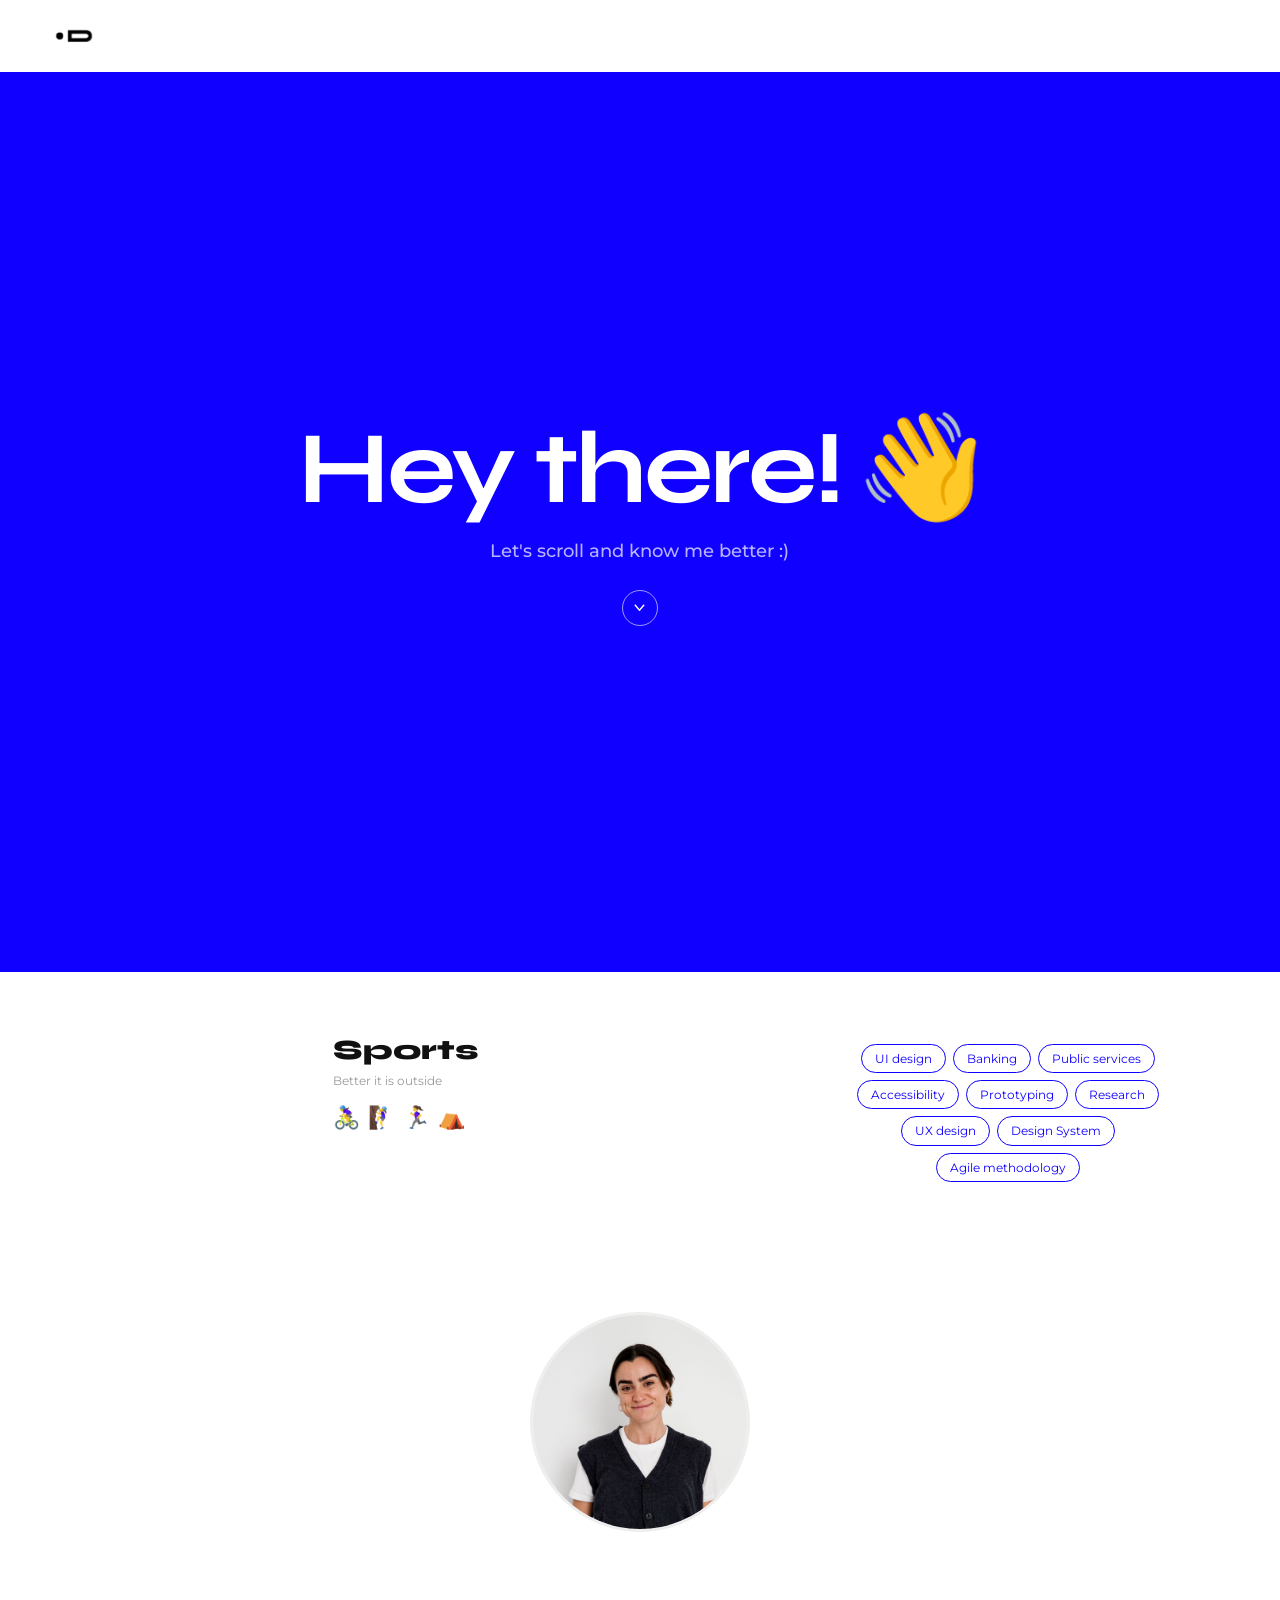
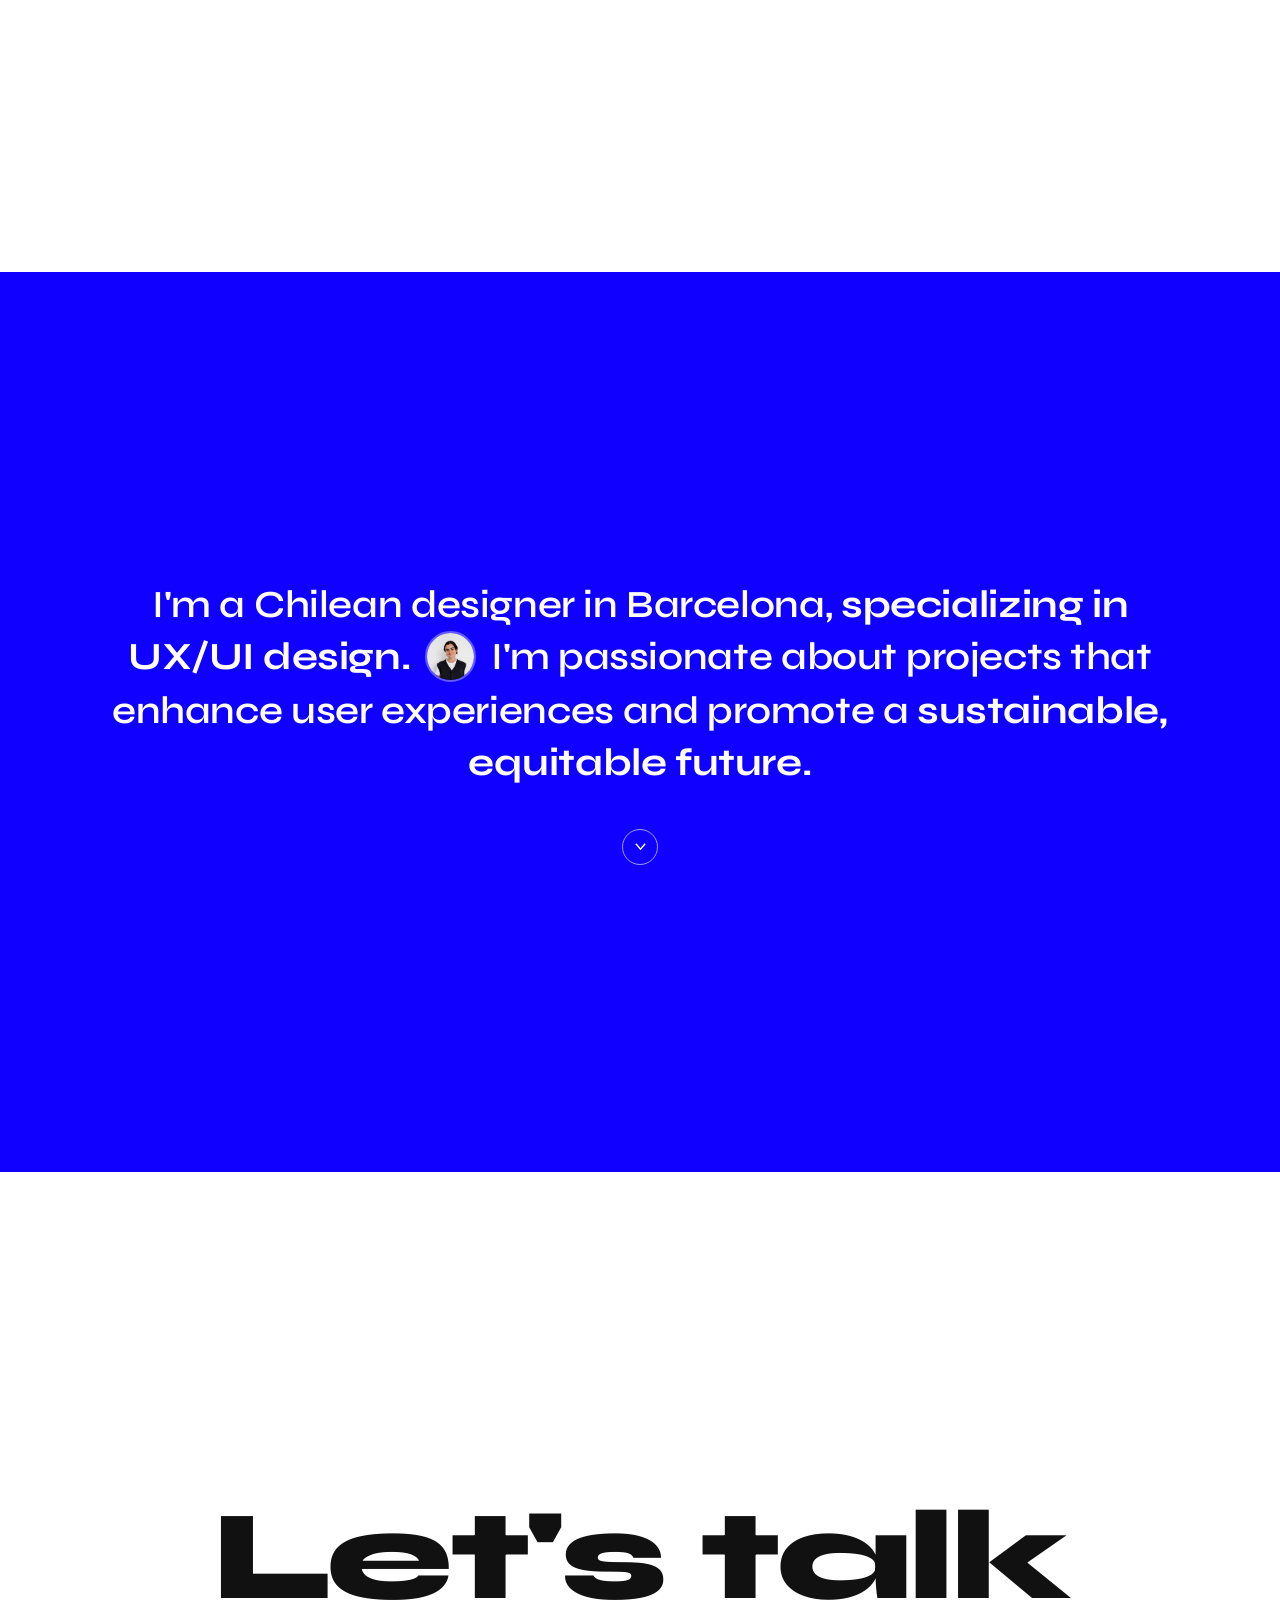
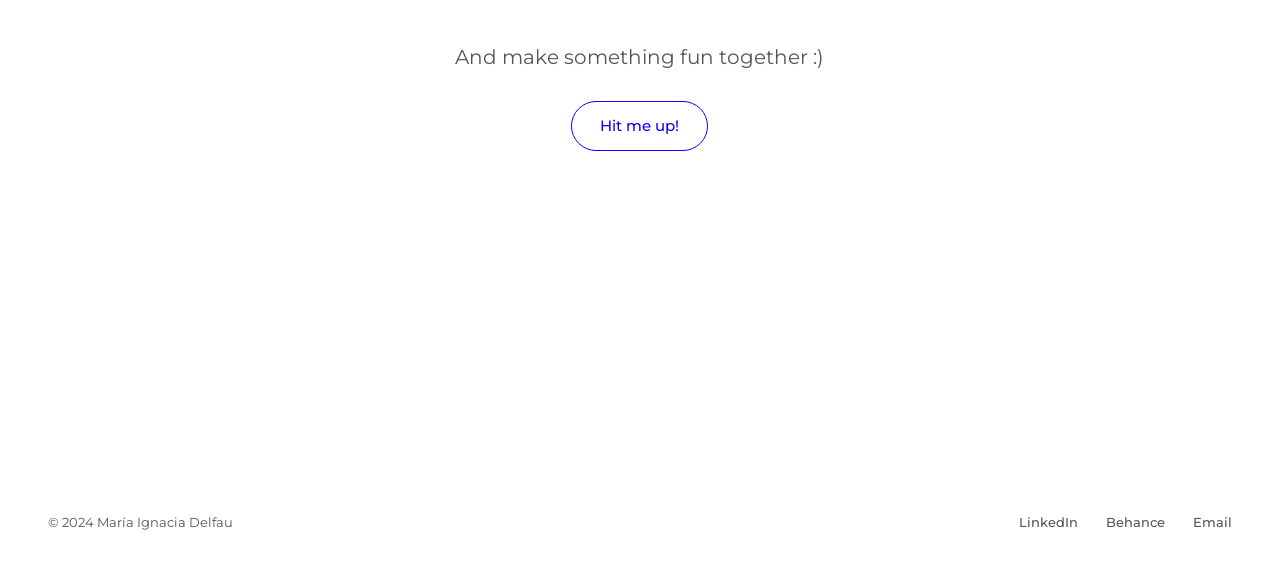
<file: about.html>
<!DOCTYPE html>
<html lang="en">
<head>
  <meta charset="UTF-8" />
  <meta name="viewport" content="width=device-width, initial-scale=1.0" />
  <meta name="description" content="About María Ignacia Delfau — UX/UI Designer in Barcelona" />
  <title>About — María Ignacia Delfau</title>
  <link rel="stylesheet" href="css/style.css" />
  <link rel="stylesheet" href="css/about.css" />
  <link rel="preconnect" href="https://fonts.googleapis.com" />
  <link rel="preconnect" href="https://fonts.gstatic.com" crossorigin />
  <link href="https://fonts.googleapis.com/css2?family=Montserrat:ital,wght@0,300;0,400;0,500;0,600;1,300;1,400&family=Syne:wght@600;700;800&display=swap" rel="stylesheet" />
</head>
<body class="about-body">

  <a href="#main-content" class="skip-link sr-only">Skip to main content</a>

  <div id="scroll-progress" aria-hidden="true"></div>
  <header role="banner">
    <nav class="nav" id="main-nav" aria-label="Main navigation">
      <a href="index.html" class="nav-logo" aria-label="Home">
        <img src="assets/images/logo.png" alt="María Ignacia Delfau" class="logo-img" />
      </a>
      <div class="nav-links">
        <a href="index.html#work">Work</a>
        <a href="about.html" aria-current="page">About</a>
        <a href="mailto:hello@mid.design">Contact</a>
      </div>
      <button class="nav-toggle" aria-label="Toggle menu" aria-expanded="false" aria-controls="mobile-menu">
        <span></span><span></span>
      </button>
    </nav>
    <div class="mobile-menu" id="mobile-menu" aria-hidden="true">
      <a href="index.html#work">Work</a>
      <a href="about.html">About</a>
      <a href="mailto:hello@mid.design">Contact</a>
    </div>
  </header>

  <main id="main-content">

    <!-- ① HERO -->
    <section class="ab-hero-section" aria-label="Introduction" id="ab-s1">
      <div class="ab-hero-inner ab-reveal">
        <h1 class="ab-hero-title">
          <span class="ab-hero-text">Hey there!</span>
          <span class="ab-hero-wave" aria-hidden="true">👋</span>
        </h1>
        <p class="ab-hero-sub">Let's scroll and know me better :)</p>
        <button class="ab-hero-arrow" aria-label="Scroll down"
          onclick="document.getElementById('ab-s2').scrollIntoView({behavior:'smooth'})">
          <svg viewBox="0 0 14 14" fill="none" stroke="currentColor" stroke-width="1.5" aria-hidden="true">
            <polyline points="2,4 7,10 12,4"/>
          </svg>
        </button>
      </div>
    </section>

    <!-- ② CONSTELLATION MAP -->
    <section class="ab-map-section" aria-label="Skills and interests" id="ab-s2">

      <!-- SVG lines drawn dynamically -->
      <svg class="ab-map-lines" aria-hidden="true" id="ab-lines"></svg>

      <!-- Central photo — no animation, always visible -->
      <div class="ab-map-photo" id="ab-map-center">
        <img src="assets/images/about-portrait.jpg" alt="María Ignacia Delfau" />
      </div>

      <!-- EXPERTISE PILLS — top center -->
      <div class="ab-float ab-float--expertise ab-map-item" data-delay="0" data-line="false" id="fl-expertise">
        <span class="ab-pill">UI design</span>
        <span class="ab-pill">Banking</span>
        <span class="ab-pill">Public services</span>
        <span class="ab-pill">Accessibility</span>
        <span class="ab-pill">Prototyping</span>
        <span class="ab-pill">Research</span>
        <span class="ab-pill">UX design</span>
        <span class="ab-pill">Design System</span>
        <span class="ab-pill">Agile methodology</span>
      </div>

      <!-- SPORTS — right side with sport emojis -->
      <div class="ab-float ab-float--sports ab-map-item" data-delay="500" data-line="false" id="fl-sports">
        <p class="ab-float-title">Sports</p>
        <p class="ab-float-sub">Better it is outside</p>
        <div class="ab-sport-icons">
          <span class="ab-sport-icon" title="Cycling">🚴‍♀️</span>
          <span class="ab-sport-icon" title="Hiking">🧗‍♀️</span>
          <span class="ab-sport-icon" title="Running">🏃‍♀️</span>
          <span class="ab-sport-icon" title="Outdoors">⛺️</span>
        </div>
      </div>

      <!-- TAKE PHOTOS — top right with stacked photo cards -->
      <div class="ab-float ab-float--photos ab-map-item" data-delay="1000" data-line="false" id="fl-photos">
        <p class="ab-float-title">Take photos <span class="ab-emoji">📷</span> )</p>
        <div class="ab-photo-stack">
          <div class="ab-photo-card ab-photo-card--1">
            <div class="ab-photo-card-img" style="background: linear-gradient(135deg, #b0c4b1 0%, #7a9e7e 100%);"></div>
            <div class="ab-photo-card-label">
              <span class="ab-photo-card-name">Cannon AE1</span>
              <span class="ab-photo-card-loc">Photo Gardena, 01</span>
            </div>
          </div>
          <div class="ab-photo-card ab-photo-card--2">
            <div class="ab-photo-card-img" style="background: linear-gradient(135deg, #a8c5da 0%, #6a9dba 100%);"></div>
          </div>
          <div class="ab-photo-card ab-photo-card--3">
            <div class="ab-photo-card-img" style="background: linear-gradient(135deg, #d4c5a9 0%, #b8a07a 100%);"></div>
          </div>
        </div>
      </div>

      <!-- SKILLS — left bottom -->
      <div class="ab-float ab-float--skills ab-map-item" data-delay="1500" data-line="false" id="fl-skills">
        <p class="ab-float-title">Skills</p>
        <div class="ab-pill-group">
          <span class="ab-pill">Figma</span>
          <span class="ab-pill">Jira</span>
          <span class="ab-pill">Confluence</span>
          <span class="ab-pill">Adobe Creative Suite</span>
          <span class="ab-pill">Zeplin</span>
          <span class="ab-pill">HTML</span>
          <span class="ab-pill">CSS</span>
        </div>
      </div>

      <!-- LANGUAGES — left middle -->
      <div class="ab-float ab-float--languages ab-map-item" data-delay="2000" data-line="false" id="fl-languages">
        <p class="ab-float-title">Languages</p>
        <div class="ab-pill-group">
          <span class="ab-pill">Spanish</span>
          <span class="ab-pill">English</span>
        </div>
      </div>

      <!-- ILUSTRAR — bottom left with placeholder image -->
      <div class="ab-float ab-float--ilustrar ab-map-item" data-delay="2500" data-line="false" id="fl-ilustrar">
        <p class="ab-float-title">Ilustrar</p>
        <div class="ab-ilustrar-img">
          <svg width="100%" height="100%" viewBox="0 0 120 90" fill="none" xmlns="http://www.w3.org/2000/svg" aria-hidden="true">
            <rect width="120" height="90" rx="4" fill="#f0f0f0"/>
            <circle cx="42" cy="38" r="14" fill="#d0d0d0"/>
            <ellipse cx="42" cy="75" rx="22" ry="10" fill="#d0d0d0"/>
            <rect x="70" y="28" width="36" height="6" rx="3" fill="#e0e0e0"/>
            <rect x="70" y="40" width="28" height="4" rx="2" fill="#e0e0e0"/>
            <rect x="70" y="50" width="32" height="4" rx="2" fill="#e0e0e0"/>
          </svg>
        </div>
      </div>

    </section>

    <!-- ③ BIO STATEMENT — blue bg -->
    <section class="ab-statement-section" aria-label="Bio" id="ab-s3">
      <div class="ab-statement-inner">
        <div class="ab-statement">
          <span class="ab-word">I'm</span>
          <span class="ab-word">a</span>
          <span class="ab-word">Chilean&nbsp;designer</span>
          <span class="ab-word">in</span>
          <span class="ab-word">Barcelona,</span>
          <span class="ab-word ab-word--strong">specializing</span>
          <span class="ab-word ab-word--strong">in</span>
          <span class="ab-word ab-word--strong">UX/UI</span>
          <span class="ab-word ab-word--strong">design.</span>
          <span class="ab-inline-photo ab-word" aria-hidden="true">
            <img src="assets/images/about-portrait.jpg" alt="" />
          </span>
          <span class="ab-word">I'm</span>
          <span class="ab-word">passionate</span>
          <span class="ab-word">about</span>
          <span class="ab-word">projects</span>
          <span class="ab-word">that</span>
          <span class="ab-word">enhance</span>
          <span class="ab-word">user</span>
          <span class="ab-word">experiences</span>
          <span class="ab-word">and</span>
          <span class="ab-word">promote</span>
          <span class="ab-word">a</span>
          <span class="ab-word ab-word--strong">sustainable,</span>
          <span class="ab-word ab-word--strong">equitable</span>
          <span class="ab-word ab-word--strong">future.</span>
        </div>
        <button class="ab-hero-arrow ab-statement-arrow" aria-label="Scroll down"
          onclick="document.getElementById('ab-s4').scrollIntoView({behavior:'smooth'})">
          <svg viewBox="0 0 14 14" fill="none" stroke="currentColor" stroke-width="1.5" aria-hidden="true">
            <polyline points="2,4 7,10 12,4"/>
          </svg>
        </button>
      </div>
    </section>

    <!-- ④ LET'S TALK -->
    <section class="ab-cta-section" aria-label="Contact" id="ab-s4">
      <div class="ab-cta-inner ab-reveal">
        <h2 class="ab-cta-title">Let's talk</h2>
        <p class="ab-cta-sub">And make something fun together&nbsp;:)</p>
        <a href="mailto:hello@mid.design" class="ab-cta-btn">Hit me up!</a>
      </div>
    </section>

  </main>

  <footer class="footer" role="contentinfo">
    <div class="footer-inner">
      <p class="footer-copy">© 2024 María Ignacia Delfau</p>
      <nav class="footer-links" aria-label="Footer navigation">
        <a href="https://linkedin.com" target="_blank" rel="noopener noreferrer">LinkedIn</a>
        <a href="https://behance.net" target="_blank" rel="noopener noreferrer">Behance</a>
        <a href="mailto:hello@mid.design">Email</a>
      </nav>
    </div>
  </footer>

  <script src="js/main.js"></script>
  <script>
    document.addEventListener('DOMContentLoaded', () => {

      // ── Nav white on blue section ──
      const nav = document.getElementById('main-nav');
      const blueSections = [
        document.getElementById('ab-s1'),
        document.getElementById('ab-s3'),
      ];
      const navObs = new IntersectionObserver(entries => {
        entries.forEach(e => {
          const anyBlue = blueSections.some(s => s && s.classList.contains('ab-in-view'));
          if (e.isIntersecting) e.target.classList.add('ab-in-view');
          else e.target.classList.remove('ab-in-view');
          const isBlue = blueSections.some(s => s && s.classList.contains('ab-in-view'));
          nav.classList.toggle('nav--white', isBlue);
          progressBar.style.background = isBlue ? '#fff' : '#1000FF';
        });
      }, { threshold: 0.3 });
      blueSections.forEach(s => { if (s) navObs.observe(s); });

      // ── Standard reveal ──
      const reveals = document.querySelectorAll('.ab-reveal');
      const revealObs = new IntersectionObserver(entries => {
        entries.forEach(e => {
          if (e.isIntersecting) { e.target.classList.add('ab-visible'); revealObs.unobserve(e.target); }
        });
      }, { threshold: 0.08, rootMargin: '0px 0px -40px 0px' });
      reveals.forEach(el => revealObs.observe(el));

      // ── Map constellation ──
      const mapSection = document.getElementById('ab-s2');
      const mapItems = mapSection.querySelectorAll('.ab-map-item');
      let mapTriggered = false;
      const mapObs = new IntersectionObserver(entries => {
        entries.forEach(e => {
          if (e.isIntersecting && !mapTriggered) {
            mapTriggered = true;
            mapItems.forEach(item => {
              setTimeout(() => item.classList.add('ab-map-visible'), parseInt(item.dataset.delay || 0, 10));
            });
          }
        });
      }, { threshold: 0.15 });
      mapObs.observe(mapSection);

      // ── Scroll progress bar ──
      const progressBar = document.getElementById('scroll-progress');
      const headerEl = document.querySelector('header[role="banner"]');
      function setProgressTop() {
        const h = headerEl ? headerEl.getBoundingClientRect().height : 0;
        progressBar.style.top = h + 'px';
      }
      setProgressTop();
      window.addEventListener('resize', setProgressTop, { passive: true });
      window.addEventListener('scroll', () => {
        const scrollTop = window.scrollY;
        const docHeight = document.documentElement.scrollHeight - window.innerHeight;
        const pct = docHeight > 0 ? (scrollTop / docHeight) * 100 : 0;
        progressBar.style.width = pct + '%';
      }, { passive: true });

      // ── Statement words stagger ──
      const statementEl = document.querySelector('.ab-statement');
      if (statementEl) {
        // Pre-assign delays so they're ready before the class fires
        statementEl.querySelectorAll('.ab-word').forEach((w, i) => {
          w.style.transitionDelay = (i * 50) + 'ms';
        });
        const wordObs = new IntersectionObserver(entries => {
          entries.forEach(e => {
            if (e.isIntersecting) {
              // Small rAF to ensure delays are painted before class triggers transition
              requestAnimationFrame(() => {
                statementEl.classList.add('ab-words-visible');
              });
              wordObs.unobserve(e.target);
            }
          });
        }, { threshold: 0.15, rootMargin: '0px 0px -60px 0px' });
        wordObs.observe(statementEl);
      }

      // ── Draggable map items ──
      mapItems.forEach(el => {
        let isDragging = false, ox, oy, startL, startT;

        el.style.cursor = 'grab';

        el.addEventListener('pointerdown', e => {
          // Don't interfere with pill hover or inner clicks
          isDragging = true;
          el.setPointerCapture(e.pointerId);
          el.style.cursor = 'grabbing';
          el.style.transition = 'none';
          el.style.zIndex = 50;

          const sr = mapSection.getBoundingClientRect();
          const er = el.getBoundingClientRect();
          ox = e.clientX;
          oy = e.clientY;
          startL = er.left - sr.left;
          startT = er.top  - sr.top;

          // Convert any right/bottom to left/top so we can move freely
          el.style.removeProperty('right');
          el.style.removeProperty('bottom');
          el.style.left = startL + 'px';
          el.style.top  = startT + 'px';
        });

        el.addEventListener('pointermove', e => {
          if (!isDragging) return;
          const sr = mapSection.getBoundingClientRect();
          let nx = startL + (e.clientX - ox);
          let ny = startT + (e.clientY - oy);
          // Keep within section bounds
          nx = Math.max(0, Math.min(sr.width  - el.offsetWidth,  nx));
          ny = Math.max(0, Math.min(sr.height - el.offsetHeight, ny));
          el.style.left = nx + 'px';
          el.style.top  = ny + 'px';
        });

        el.addEventListener('pointerup', () => {
          isDragging = false;
          el.style.cursor = 'grab';
          el.style.transition = '';
          el.style.zIndex = 4;
        });

        el.addEventListener('pointercancel', () => {
          isDragging = false;
          el.style.cursor = 'grab';
          el.style.transition = '';
          el.style.zIndex = 4;
        });
      });

      // ── Photo stack fan ──
      const photoStack = document.querySelector('.ab-photo-stack');
      if (photoStack) {
        photoStack.addEventListener('mouseenter', () => photoStack.querySelectorAll('.ab-photo-card').forEach(c => c.classList.add('fanned')));
        photoStack.addEventListener('mouseleave', () => photoStack.querySelectorAll('.ab-photo-card').forEach(c => c.classList.remove('fanned')));
      }

      // ── Sport icons bounce ──
      const sportsBlock = document.querySelector('.ab-float--sports');
      if (sportsBlock) {
        sportsBlock.addEventListener('mouseenter', () => sportsBlock.querySelectorAll('.ab-sport-icon').forEach((ic, i) => setTimeout(() => ic.classList.add('bounce'), i * 80)));
        sportsBlock.addEventListener('mouseleave', () => sportsBlock.querySelectorAll('.ab-sport-icon').forEach(ic => ic.classList.remove('bounce')));
      }

    });
  </script>
</body>
</html>
</file>
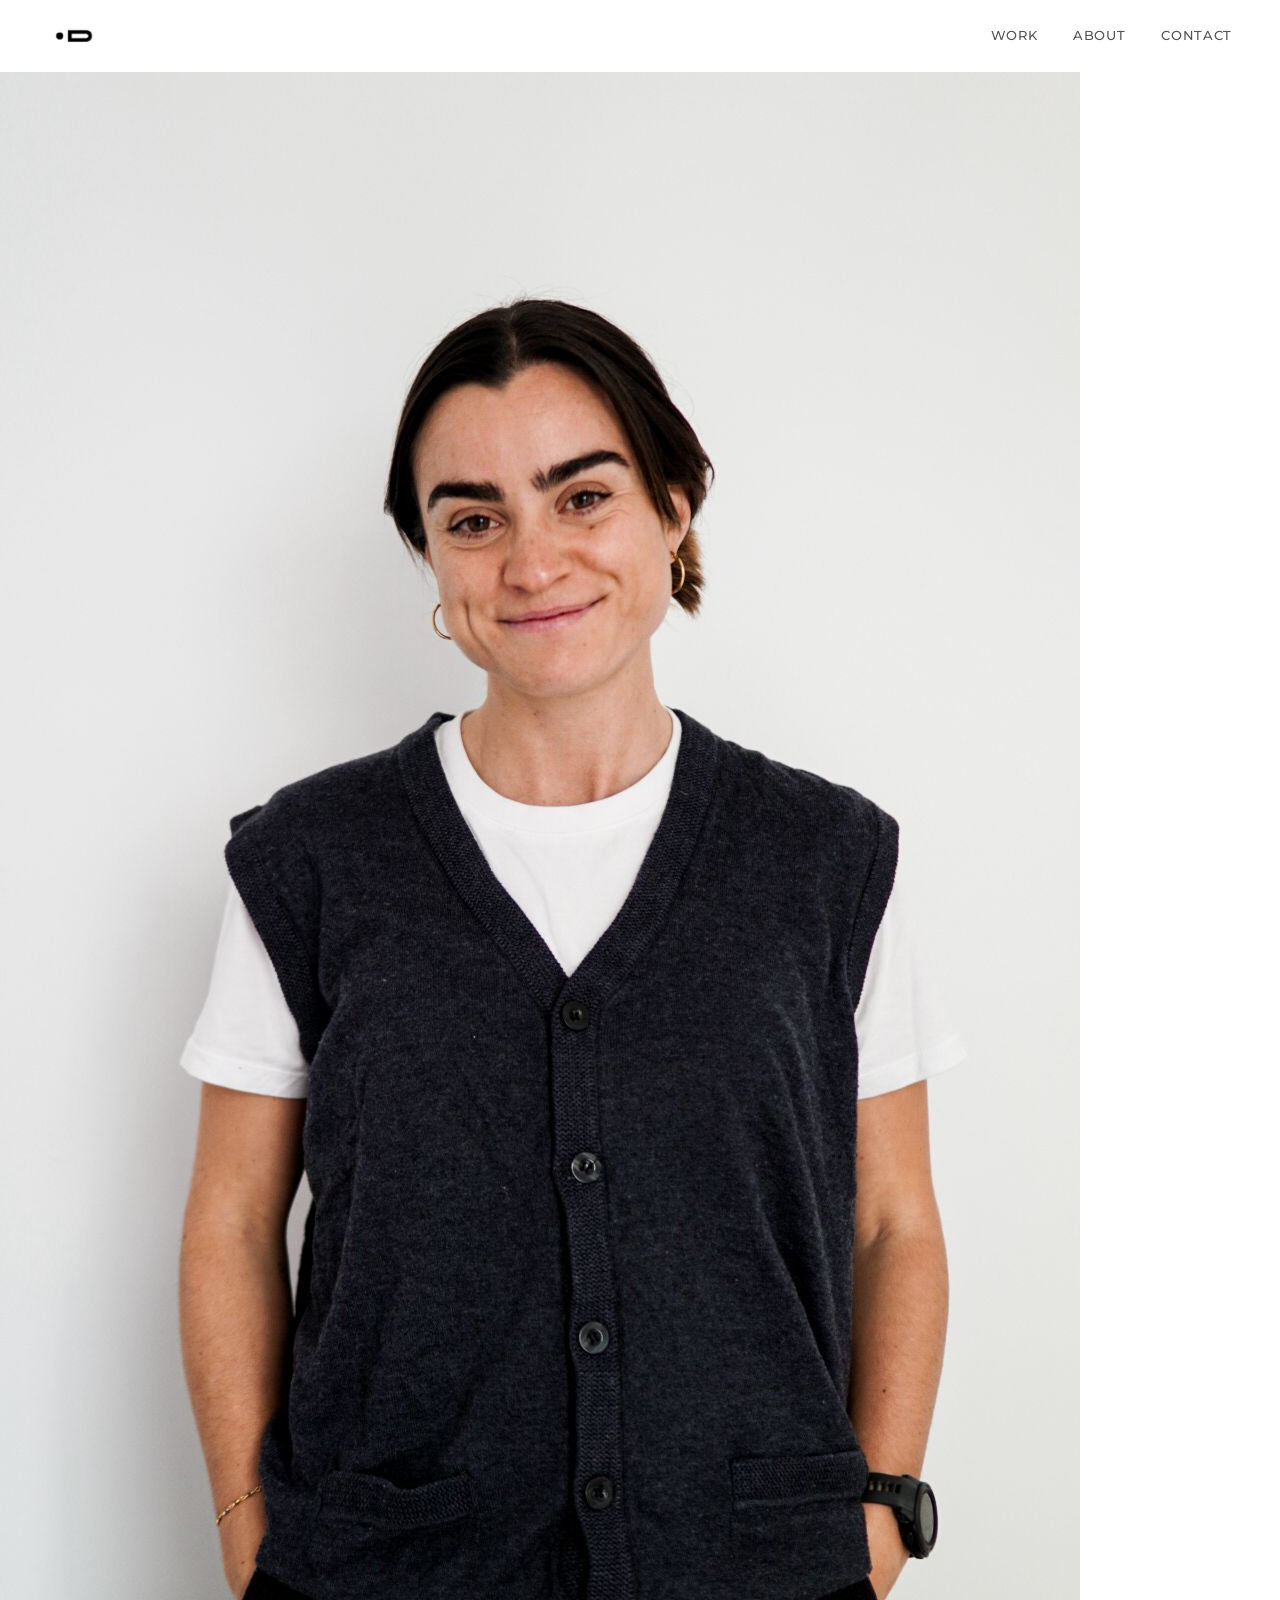
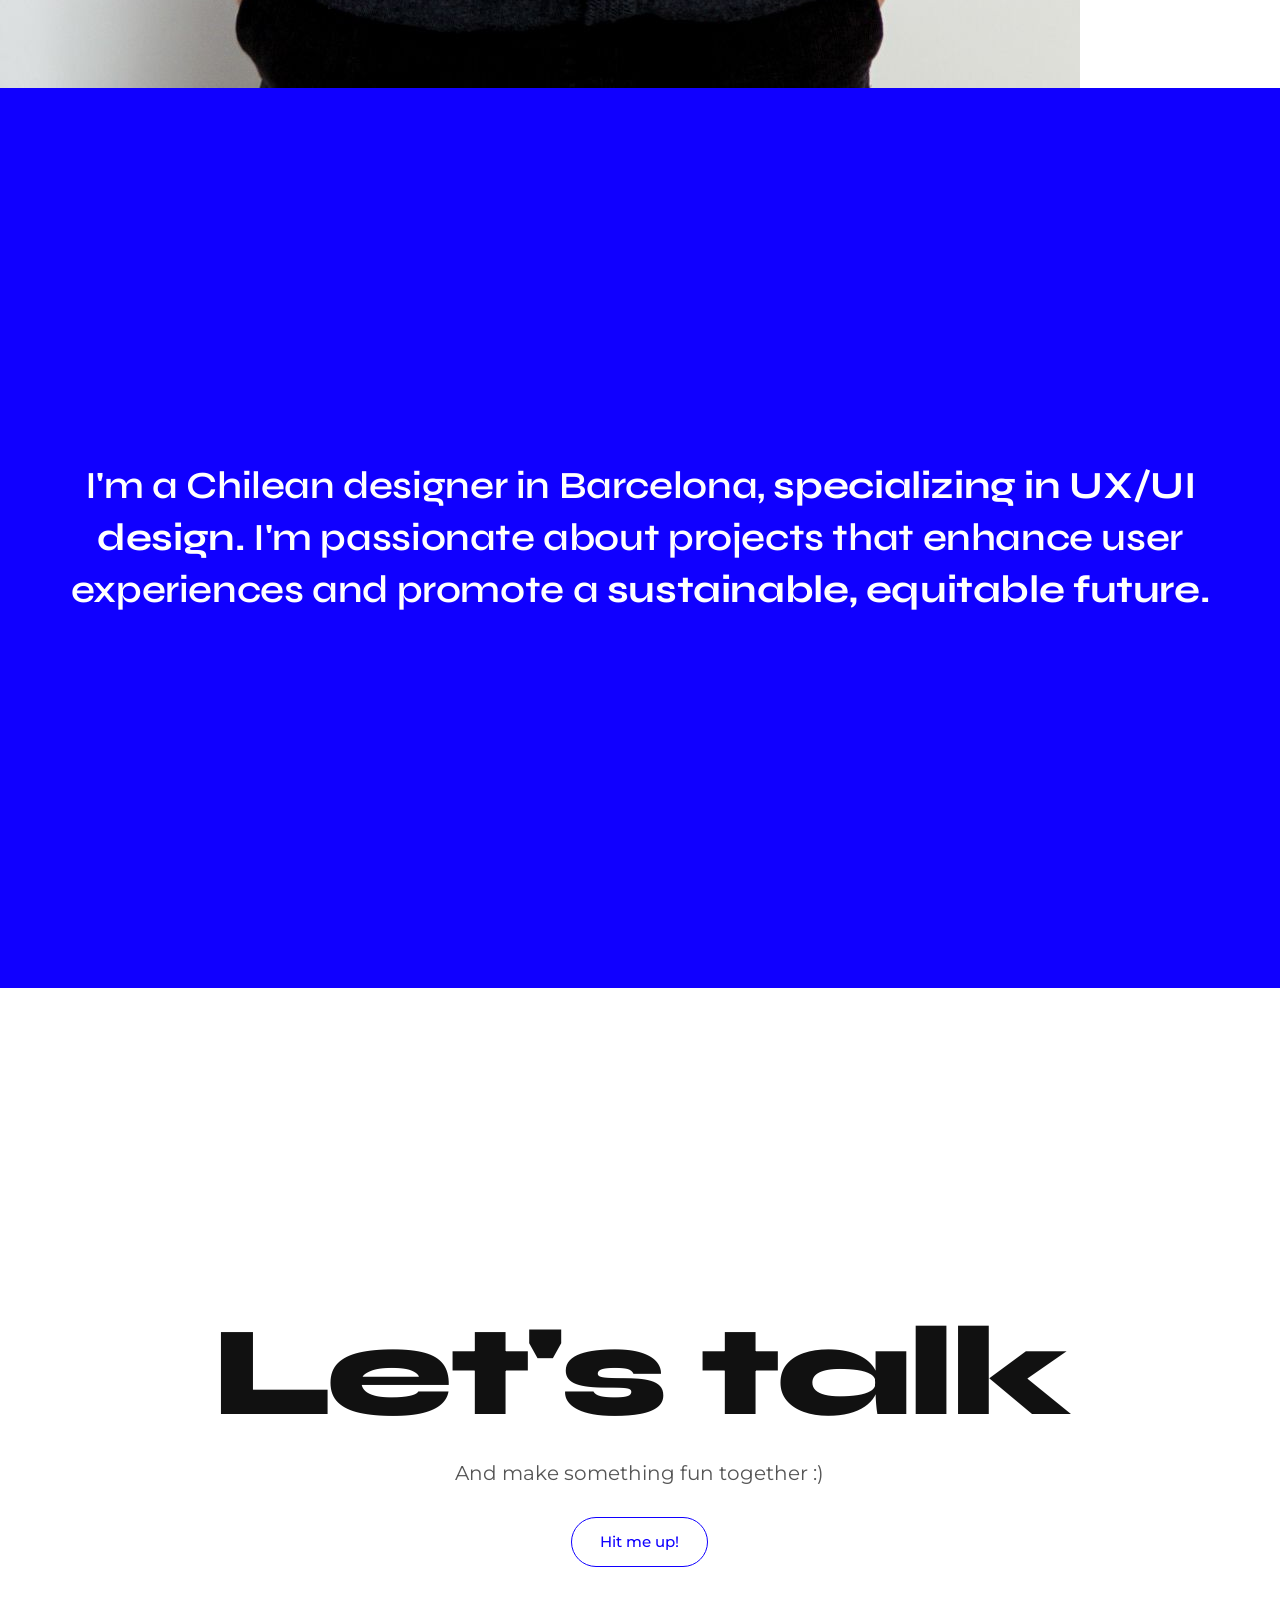
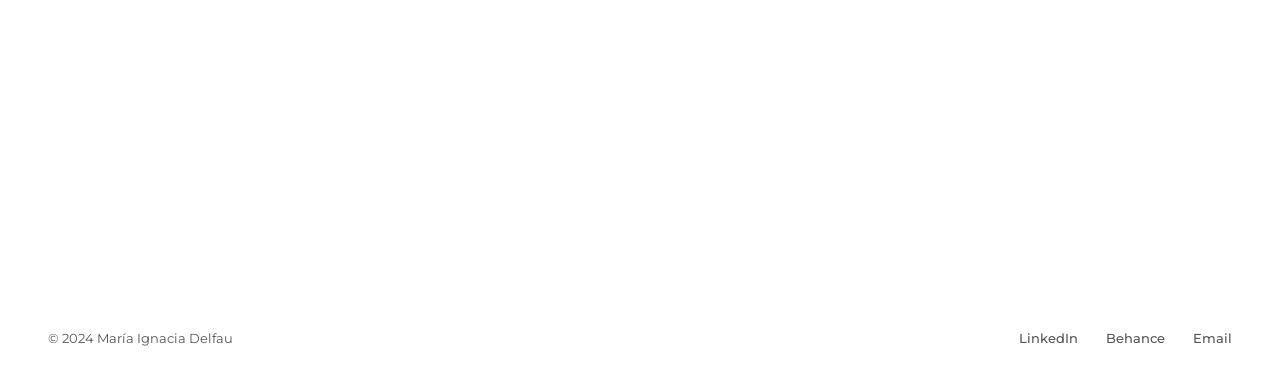
<file: project.html>
<!DOCTYPE html>
<html lang="en">
<head>
  <meta charset="UTF-8" />
  <meta name="viewport" content="width=device-width, initial-scale=1.0" />
  <meta name="description" content="About María Ignacia Delfau — UX/UI Designer in Barcelona" />
  <title>About — María Ignacia Delfau</title>
  <link rel="stylesheet" href="css/style.css" />
  <link rel="stylesheet" href="css/about.css" />
  <link rel="preconnect" href="https://fonts.googleapis.com" />
  <link rel="preconnect" href="https://fonts.gstatic.com" crossorigin />
  <link href="https://fonts.googleapis.com/css2?family=Montserrat:ital,wght@0,300;0,400;0,500;0,600;1,300;1,400&family=Syne:wght@700;800&display=swap" rel="stylesheet" />
</head>
<body class="about-body">

  <a href="#main-content" class="skip-link sr-only">Skip to main content</a>

  <header role="banner">
    <nav class="nav" aria-label="Main navigation">
      <a href="index.html" class="nav-logo" aria-label="Home">
        <img src="assets/images/logo.png" alt="María Ignacia Delfau" class="logo-img" />
      </a>
      <div class="nav-links">
        <a href="index.html#work">Work</a>
        <a href="about.html" aria-current="page">About</a>
        <a href="mailto:hello@mid.design">Contact</a>
      </div>
      <button class="nav-toggle" aria-label="Toggle menu" aria-expanded="false" aria-controls="mobile-menu">
        <span></span><span></span>
      </button>
    </nav>
    <div class="mobile-menu" id="mobile-menu" aria-hidden="true">
      <a href="index.html#work">Work</a>
      <a href="about.html">About</a>
      <a href="mailto:hello@mid.design">Contact</a>
    </div>
  </header>

  <main id="main-content">

    <!-- ① PHOTO — centrada, aparece sola -->
    <section class="ab-photo-section" aria-label="Portrait">
      <div class="ab-photo-wrap ab-reveal">
        <img src="assets/images/about-portrait.jpg" alt="María Ignacia Delfau" class="ab-portrait" />
      </div>
    </section>

    <!-- ② BIO STATEMENT — texto grande tipo manifiesto -->
    <section class="ab-statement-section" aria-label="Bio">
      <div class="ab-statement ab-reveal">
        I'm a Chilean&nbsp;designer in Barcelona,
        <strong>specializing in UX/UI design.</strong>
        I'm passionate about projects that enhance user experiences and promote a
        <strong>sustainable, equitable future.</strong>
      </div>
    </section>

    <!-- ③ LET'S TALK — CTA final -->
    <section class="ab-cta-section" aria-label="Contact">
      <div class="ab-cta-inner ab-reveal">
        <h2 class="ab-cta-title">Let's talk</h2>
        <p class="ab-cta-sub">And make something fun together&nbsp;:)</p>
        <a href="mailto:hello@mid.design" class="ab-cta-btn">Hit me up!</a>
      </div>
    </section>

  </main>

  <footer class="footer" role="contentinfo">
    <div class="footer-inner">
      <p class="footer-copy">© 2024 María Ignacia Delfau</p>
      <nav class="footer-links" aria-label="Footer navigation">
        <a href="https://linkedin.com" target="_blank" rel="noopener noreferrer">LinkedIn</a>
        <a href="https://behance.net" target="_blank" rel="noopener noreferrer">Behance</a>
        <a href="mailto:hello@mid.design">Email</a>
      </nav>
    </div>
  </footer>

  <script src="js/main.js"></script>
  <script>
    // Scroll reveal for about page elements
    document.addEventListener('DOMContentLoaded', () => {
      const els = document.querySelectorAll('.ab-reveal');
      const obs = new IntersectionObserver(entries => {
        entries.forEach(e => {
          if (e.isIntersecting) {
            e.target.classList.add('ab-visible');
            obs.unobserve(e.target);
          }
        });
      }, { threshold: 0.12, rootMargin: '0px 0px -60px 0px' });
      els.forEach(el => obs.observe(el));
    });
  </script>
</body>
</html>
</file>
<file: css/style.css>
/* ============================================================
   PORTFOLIO V3 — María Ignacia Delfau
   ============================================================ */

*, *::before, *::after { box-sizing: border-box; margin: 0; padding: 0; }
html { scroll-behavior: smooth; -webkit-text-size-adjust: 100%; }

:root {
  --bg:           #FFFFFF;
  --ink:          #111111;
  --ink-muted:    #555555;
  --ink-faint:    #999999;
  --blue:         #1000FF;
  --blue-a11y:    #0500CC;
  --yellow:       #FAC601;
  --border:       rgba(17,17,17,0.10);
  --border-hover: rgba(17,17,17,0.22);

  --font-body:    'Montserrat', sans-serif;
  --font-display: 'Syne', sans-serif;
  --nav-h:        72px;
  --ease-out:     cubic-bezier(0.16, 1, 0.3, 1);
  --ease-io:      cubic-bezier(0.65, 0, 0.35, 1);
}

/* Both html and body transparent — gradient-bg carries the white base */
html { background: transparent; }

body {
  background: transparent;
  color: var(--ink);
  font-family: var(--font-body);
  font-size: 16px;
  line-height: 1.6;
  overflow-x: hidden;
}

img { display: block; max-width: 100%; }
a   { color: inherit; text-decoration: none; }

.sr-only {
  position: absolute; width: 1px; height: 1px; padding: 0;
  margin: -1px; overflow: hidden; clip: rect(0,0,0,0);
  white-space: nowrap; border: 0;
}

:focus-visible {
  outline: 2px solid var(--blue-a11y);
  outline-offset: 3px;
  border-radius: 2px;
}

/* ============================================================
   NAV
   ============================================================ */
header { position: sticky; top: 0; z-index: 100; }

.nav {
  height: var(--nav-h);
  display: flex; align-items: center; justify-content: space-between;
  padding: 0 48px;
  background: rgba(255,255,255,0.93);
  backdrop-filter: blur(14px);
  -webkit-backdrop-filter: blur(14px);
  border-bottom: 1px solid transparent;
  transition: border-color 0.3s ease;
}
.nav.scrolled { border-color: var(--border); }

/* ---- LOGO IMAGE with kinetic entrance animation ---- */
.nav-logo { display: flex; align-items: center; }

.logo-img {
  height: 28px;
  width: auto;
  display: block;
  opacity: 0;
  filter: blur(8px);
  transform: scale(0.6) skewX(-12deg);
  animation: logo-enter 1.1s var(--ease-out) 0.2s forwards;
  /* Transition for hover — only fires after animation completes */
  transition: transform 0.3s cubic-bezier(0.16,1,0.3,1), filter 0.3s ease;
}

@keyframes logo-enter {
  0% {
    opacity: 0;
    filter: blur(8px);
    transform: scale(0.6) skewX(-12deg) translateX(-20px);
    letter-spacing: 0.4em;
  }
  40% {
    opacity: 1;
    filter: blur(2px);
    transform: scale(1.04) skewX(-4deg) translateX(4px);
  }
  65% {
    filter: blur(0px);
    transform: scale(0.98) skewX(1deg) translateX(-1px);
  }
  100% {
    opacity: 1;
    filter: blur(0px);
    transform: scale(1) skewX(0deg) translateX(0);
  }
}

/* Subtle hover: scale up only — no animation override (prevents disappearing) */
.nav-logo:hover .logo-img {
  transform: scale(1.07) skewX(-2deg);
  filter: brightness(1.1);
}
/* Add transition to logo-img for the hover state */

/* Nav links */
.nav-links { display: flex; gap: 36px; }
.nav-links a {
  font-size: 13px; font-weight: 500;
  letter-spacing: 0.05em; text-transform: uppercase;
  color: var(--ink-muted);
  position: relative;
  transition: color 0.2s;
}
.nav-links a::after {
  content: '';
  position: absolute; bottom: -3px; left: 0;
  height: 1.5px; width: 0;
  background: var(--blue-a11y);
  transition: width 0.3s var(--ease-out);
}
.nav-links a:hover { color: var(--ink); }
.nav-links a:hover::after { width: 100%; }

/* Mobile toggle */
.nav-toggle {
  display: none;
  flex-direction: column; gap: 5px; justify-content: center;
  background: none; border: none; cursor: pointer; padding: 4px;
  width: 32px; height: 32px;
}
.nav-toggle span {
  display: block; height: 1.5px; background: var(--ink);
  transition: transform 0.3s var(--ease-out), opacity 0.3s ease;
  transform-origin: center;
}
.nav-toggle[aria-expanded="true"] span:first-child  { transform: translateY(6.5px) rotate(45deg); }
.nav-toggle[aria-expanded="true"] span:last-child   { transform: translateY(-6.5px) rotate(-45deg); }

.mobile-menu {
  display: none; flex-direction: column;
  background: var(--bg); border-bottom: 1px solid var(--border);
  padding: 16px 48px 24px; gap: 20px;
}
.mobile-menu.open { display: flex; }
.mobile-menu a {
  font-size: 22px; font-weight: 700; color: var(--ink);
  transition: color 0.2s;
}
.mobile-menu a:hover { color: var(--blue-a11y); }

/* ============================================================
   HERO  +  gradient that bleeds into the next section
   ============================================================ */
.hero {
  position: relative;
  min-height: calc(100vh - var(--nav-h));
  display: flex; align-items: center; justify-content: center;
  /* NO overflow:hidden — let orbs bleed down into work section */
  text-align: center;
}

/* ── Full-page fixed layer — white base + gradient orbs in one element ── */
.gradient-bg {
  position: fixed;
  inset: 0;
  z-index: -1;
  pointer-events: none;
  overflow: hidden;
  /* White base painted directly here so it's always in sync with the orbs */
  background: var(--bg);
}

.orb {
  position: absolute;
  border-radius: 50%;
  filter: blur(80px);
}

/* Main orb — centered, breathes with a dramatic expand/contract */
.orb-1 {
  width: 75vw; height: 75vw;
  background: radial-gradient(circle, #FAC601 0%, #FAC60100 55%);
  top: 50%; left: 50%;
  opacity: 0.7;
  animation: orb-breathe 3.5s cubic-bezier(0.45, 0, 0.55, 1) infinite alternate;
}

/* Top-left accent — slow drift */
.orb-2 {
  width: 42vw; height: 42vw;
  background: radial-gradient(circle, #F5B800 0%, transparent 60%);
  top: 0%; left: 0%;
  opacity: 0.38;
  animation: orb-drift-a 7s ease-in-out infinite alternate;
}

/* Bottom-right accent — counters orb-2 */
.orb-3 {
  width: 38vw; height: 38vw;
  background: radial-gradient(circle, #FBCF30 0%, transparent 60%);
  bottom: 5%; right: 5%;
  opacity: 0.42;
  animation: orb-drift-b 9s ease-in-out infinite alternate;
}

/* Dramatic breathe: small→large with a big opacity swing so it really "pulses" */
@keyframes orb-breathe {
  0%   {
    transform: translate(-50%, -50%) scale(0.65);
    opacity: 0.45;
    filter: blur(90px);
  }
  100% {
    transform: translate(-50%, -50%) scale(1.25);
    opacity: 0.78;
    filter: blur(65px);
  }
}

@keyframes orb-drift-a {
  0%   { transform: translate(0, 0)           scale(1);    opacity: 0.3; }
  50%  { transform: translate(8vw, 6vh)        scale(1.15); opacity: 0.45; }
  100% { transform: translate(4vw, 12vh)       scale(0.9);  opacity: 0.3; }
}

@keyframes orb-drift-b {
  0%   { transform: translate(0, 0)            scale(1);    opacity: 0.35; }
  50%  { transform: translate(-6vw, -8vh)      scale(1.1);  opacity: 0.5; }
  100% { transform: translate(-10vw, -3vh)     scale(1.2);  opacity: 0.38; }
}

@media (prefers-reduced-motion: reduce) {
  .orb       { animation: none !important; }
  .logo-img  { animation: none !important; opacity: 1; filter: none; transform: none; }
}

/* Hero content */
.hero-content {
  position: relative; z-index: 1;
  padding: 40px 24px;
  display: flex; flex-direction: column; align-items: center; gap: 28px;
}

/* HELLO */
.hello-word {
  font-family: var(--font-display);
  font-weight: 800;
  font-size: clamp(80px, 14vw, 200px);
  line-height: 0.9;
  letter-spacing: -0.03em;
  color: var(--blue);
  display: flex; align-items: baseline;
  cursor: default; user-select: none;
}

.h-letter {
  display: inline-block;
  position: relative;
  opacity: 0;
  transform: translateY(30px) rotate(-4deg);
  animation: letter-in 0.5s var(--ease-out) calc(0.5s + var(--i) * 0.07s) forwards;
  transition: color 0.15s ease;
}

@keyframes letter-in {
  to { opacity: 1; transform: translateY(0) rotate(0deg); }
}

.h-letter:hover {
  color: var(--ink);
  transform: translateY(-6px) scale(1.06) !important;
  transition: color 0.1s ease, transform 0.2s var(--ease-out);
}

.h-period {
  display: inline-block;
  color: var(--ink);
  opacity: 0;
  animation: letter-in 0.5s var(--ease-out) calc(0.5s + 5 * 0.07s) forwards;
}

/* O face bubble — fits inside the bowl of the O */
.h-o {
  position: relative;
  transition: color 0.3s ease;
}
.h-o:hover {
  color: transparent;
}
.face-bubble {
  position: absolute;
  /* Slightly above center to align with the O's optical center */
  top: 48%; left: 50%;
  transform: translate(-50%, -50%) scale(0);
  /* 0.56em fits neatly inside the counter of Syne 800 O */
  width: 0.56em; height: 0.56em;
  border-radius: 50%; overflow: hidden;
  opacity: 0; pointer-events: none;
  transition: transform 0.4s var(--ease-out), opacity 0.3s ease;
  z-index: 10;
  box-shadow: 0 4px 24px rgba(0,0,0,0.25);
  /* clip-path as belt-and-suspenders for perfect circle */
  clip-path: circle(50% at 50% 50%);
}
.h-o:hover .face-bubble {
  transform: translate(-50%, -50%) scale(1);
  opacity: 1;
}
.face-bubble img {
  width: 100%; height: 100%;
  object-fit: cover;
  /* Photo is vertical portrait — show upper body / face area */
  object-position: 50% 15%;
  border-radius: 50%;
}

/* Hero sub */
.hero-sub {
  font-size: clamp(15px, 1.8vw, 19px);
  font-weight: 400; color: var(--ink-muted);
  line-height: 1.7; max-width: 440px;
  opacity: 0;
  animation: fade-up 0.7s var(--ease-out) 1.1s forwards;
}
.hero-sub em   { font-style: italic; color: var(--ink); font-weight: 500; }
.hero-sub strong { font-weight: 600; color: var(--ink); }

@keyframes fade-up {
  from { opacity: 0; transform: translateY(16px); }
  to   { opacity: 1; transform: translateY(0); }
}

.hero-scroll {
  color: var(--ink-muted);
  display: inline-flex;
  opacity: 0;
  animation: fade-up 0.6s var(--ease-out) 1.4s forwards,
             bounce-down 2.2s ease-in-out 2s infinite;
  transition: color 0.2s ease;
}
.hero-scroll:hover { color: var(--ink); }

@keyframes bounce-down {
  0%, 100% { transform: translateY(0); }
  50%       { transform: translateY(7px); }
}
@media (prefers-reduced-motion: reduce) {
  .hero-scroll { animation: fade-up 0.6s var(--ease-out) 1.4s forwards; }
  .h-letter, .h-period, .hero-sub { animation: none; opacity: 1; transform: none; }
}

/* ============================================================
   SOLAR CAROUSEL
   ============================================================ */
.work-section {
  padding: 12px 0 40px;
  position: relative;
  background: transparent;
}

.carousel-label {
  text-align: center;
  font-size: 13px; font-weight: 500;
  letter-spacing: 0.06em;
  color: var(--ink-muted);
  margin-bottom: 6px;
}

/* 32px spacing between: label → title → cards → arrows */
.carousel-title-wrap {
  text-align: center;
  min-height: 56px;
  display: flex; align-items: center; justify-content: center;
  margin-bottom: 0;
  padding: 0 24px;
}

.carousel-active-title {
  font-family: var(--font-display);
  font-size: clamp(32px, 6vw, 88px);
  font-weight: 800;
  letter-spacing: -0.03em;
  color: var(--ink);
  line-height: 1;
  transition: opacity 0.25s ease, transform 0.25s var(--ease-out);
}
.carousel-active-title.changing {
  opacity: 0;
  transform: translateY(10px) scale(0.97);
}

/* ---- Solar wrap ---- */
.solar-wrap {
  position: relative;
  width: 100%;
  height: 360px;
  overflow: visible;
}

/* ---- Decorative orbital rings ---- */
.orbit-deco {
  position: absolute;
  inset: 0;
  pointer-events: none;
  display: flex; align-items: center; justify-content: center;
}

/* Planet container spins horizontally — gives the "solar system tilted plane" feel */
.planet-container {
  position: absolute;
  inset: 0;
  display: flex; align-items: center; justify-content: center;
  animation: planet-spin 28s linear infinite;
  transform-style: preserve-3d;
}

@keyframes planet-spin {
  from { transform: rotateX(72deg) rotateZ(0deg); }
  to   { transform: rotateX(72deg) rotateZ(360deg); }
}

.ring {
  position: absolute;
  border-radius: 50%;
  border: 1.5px solid rgba(17,17,17,0.13);
  /* Rings are static — planets move instead */
}
.ring-1 { width: 560px;  height: 220px; transform: rotateX(72deg); }
.ring-2 { width: 820px;  height: 320px; transform: rotateX(72deg); }
.ring-3 { width: 1080px; height: 420px; transform: rotateX(72deg); }

/* Planet dots — fixed at positions on the rotating container.
   The container (planet-container) rotates, carrying them around. */
.planet {
  position: absolute;
  border-radius: 50%;
  background: var(--yellow);
}
/* Each planet is placed at a fixed offset from center — the parent rotation carries them */
.p-1 { width: 8px;  height: 8px;  translate: 200px  30px;  opacity: 0.75; }
.p-2 { width: 11px; height: 11px; translate: -310px -20px; opacity: 0.4; background: var(--blue); }
.p-3 { width: 5px;  height: 5px;  translate: 260px -50px;  opacity: 0.65; }
.p-4 { width: 7px;  height: 7px;  translate: -140px  40px; opacity: 0.5; background: var(--ink-faint); }
@media (prefers-reduced-motion: reduce) {
  .planet, .ring { animation: none; }
}

/* ---- Solar track: explicit center anchor for absolute cards ---- */
.solar-track {
  position: absolute;          /* sits inside solar-wrap */
  inset: 0;
  /* The center of this element is the carousel center */
  perspective: 1400px;
  perspective-origin: 50% 50%;
  overflow-x: clip;
  overflow-y: visible;
}
/* All cards are placed relative to .solar-track center via JS:
   left:50% top:50% then translate(-50%,-50%) + orbital offset */

/* Each card is absolutely positioned and transformed by JS */
.solar-card {
  position: absolute;
  width: 340px;
  border-radius: 20px;
  overflow: hidden;
  cursor: pointer;
  will-change: transform, opacity;
  transition: transform 0.65s var(--ease-out),
              opacity   0.65s ease,
              box-shadow 0.4s ease,
              filter    0.65s ease;
  transform-origin: center center;
  -webkit-tap-highlight-color: transparent;
}

/* Card inner */
.solar-card-inner {
  aspect-ratio: 4/3;
  width: 100%;
  background: #EBEBEB;
  border-radius: 20px;
  overflow: hidden;
  position: relative;
}
.solar-card-inner img {
  width: 100%; height: 100%;
  object-fit: cover;
  transition: transform 0.6s var(--ease-out), filter 0.5s ease;
}

/* Locked overlay */
.card-lock-overlay {
  position: absolute; inset: 0;
  background: rgba(17,17,17,0.55);
  display: flex; flex-direction: column;
  align-items: center; justify-content: center; gap: 10px;
  opacity: 0;
  border-radius: 20px;
  transition: opacity 0.3s ease;
}
.card-lock-overlay svg { color: white; }
.card-lock-overlay span {
  color: white; font-size: 12px; font-weight: 700;
  letter-spacing: 0.1em; text-transform: uppercase;
}
.solar-card.is-active:hover .card-lock-overlay,
.solar-card.is-active:focus .card-lock-overlay { opacity: 1; }

/* Active card: center, large */
.solar-card.is-active {
  z-index: 10;
  box-shadow: 0 32px 80px rgba(0,0,0,0.22), 0 8px 24px rgba(0,0,0,0.12);
}
.solar-card.is-active .solar-card-inner img { filter: brightness(1); }
.solar-card.is-active:hover .solar-card-inner img {
  transform: scale(1.04);
  filter: brightness(0.88);
}
/* Card tilt on hover — removed */
.solar-card.is-active {
  transition: transform 0.65s var(--ease-out),
              opacity   0.65s ease,
              box-shadow 0.4s ease,
              filter    0.65s ease;
}
.solar-card.is-active .solar-card-inner {
  transition: none;
}

/* Side / back cards */
.solar-card:not(.is-active) {
  z-index: 5;
  box-shadow: 0 8px 32px rgba(0,0,0,0.10);
  pointer-events: none; /* only active is clickable */
}
.solar-card:not(.is-active) .solar-card-inner img { filter: brightness(0.75) saturate(0.7); }

/* Card footer label (visible only on active) */
.card-label {
  position: absolute; bottom: 0; left: 0; right: 0;
  padding: 20px;
  background: linear-gradient(transparent, rgba(0,0,0,0.55));
  color: white;
  border-radius: 0 0 20px 20px;
  opacity: 0;
  transform: translateY(6px);
  transition: opacity 0.35s ease, transform 0.35s var(--ease-out);
}
.solar-card.is-active:hover .card-label,
.solar-card.is-active:focus .card-label {
  opacity: 1;
  transform: translateY(0);
}
.card-label-tags {
  font-size: 11px; font-weight: 600;
  letter-spacing: 0.1em; text-transform: uppercase;
  opacity: 0.75; margin-bottom: 4px;
}
.card-label-title { font-family: var(--font-display); font-size: 18px; font-weight: 800; }

/* Carousel controls — two small chevron circles flanking dots */
.carousel-controls {
  position: relative;
  z-index: 20;
  display: flex; align-items: center; justify-content: center;
  gap: 12px;
  padding: 0;
}
.carousel-btn {
  background: none;
  border: 1px solid rgba(17,17,17,0.25);
  color: var(--ink-muted);
  width: 28px; height: 28px;
  border-radius: 50%;
  display: flex; align-items: center; justify-content: center;
  cursor: pointer;
  transition: border-color 0.2s ease, color 0.2s ease, transform 0.2s ease,
              background 0.2s ease;
  flex-shrink: 0;
}
.carousel-btn svg { width: 10px; height: 10px; }
.carousel-btn:hover  {
  border-color: var(--ink); color: var(--ink);
  background: rgba(17,17,17,0.05); transform: scale(1.1);
}
.carousel-btn:active { transform: scale(0.92); }

/* Dot indicators */
.carousel-dots {
  display: flex; align-items: center; gap: 6px;
}
.carousel-dot {
  width: 6px; height: 6px;
  border-radius: 50%;
  background: rgba(17,17,17,0.2);
  cursor: pointer;
  transition: background 0.25s ease, transform 0.25s ease;
  border: none; padding: 0;
}
.carousel-dot.active {
  background: var(--ink);
  transform: scale(1.3);
}
.carousel-dot:hover { background: rgba(17,17,17,0.5); }

/* ============================================================
   FOOTER
   ============================================================ */
.footer { border-top: none; padding: 40px 48px; margin-top: 0; background: transparent; }
.footer-inner {
  max-width: 1200px; margin: 0 auto;
  display: flex; justify-content: space-between; align-items: center;
  flex-wrap: wrap; gap: 12px;
}
.footer-copy { font-size: 13px; color: var(--ink-muted); }
.footer-links { display: flex; gap: 28px; }
.footer-links a {
  font-size: 13px; font-weight: 500; color: var(--ink-muted);
  transition: color 0.2s;
}
.footer-links a:hover { color: var(--ink); }

/* ============================================================
   PASSWORD MODAL
   ============================================================ */
.modal-overlay {
  position: fixed; inset: 0; z-index: 1000;
  background: rgba(17,17,17,0.6);
  backdrop-filter: blur(4px); -webkit-backdrop-filter: blur(4px);
  display: flex; align-items: center; justify-content: center; padding: 24px;
  opacity: 0; pointer-events: none;
  transition: opacity 0.25s ease;
}
.modal-overlay.open { opacity: 1; pointer-events: all; }
.modal-box {
  background: var(--bg); max-width: 420px; width: 100%; padding: 40px;
  position: relative;
  transform: translateY(18px) scale(0.97);
  transition: transform 0.35s var(--ease-out);
}
.modal-overlay.open .modal-box { transform: translateY(0) scale(1); }
.modal-close {
  position: absolute; top: 16px; right: 16px;
  background: none; border: none; cursor: pointer; padding: 6px;
  color: var(--ink-muted);
  transition: color 0.2s, transform 0.2s;
}
.modal-close:hover { color: var(--ink); transform: rotate(90deg); }
.modal-title { font-family: var(--font-display); font-size: 22px; font-weight: 800; margin-bottom: 8px; }
.modal-desc { font-size: 14px; color: var(--ink-muted); margin-bottom: 24px; line-height: 1.6; }
.modal-form { display: flex; gap: 8px; flex-wrap: wrap; }
.modal-input {
  flex: 1; min-width: 150px; height: 44px; padding: 0 16px;
  border: 1.5px solid var(--border-hover);
  background: var(--bg); color: var(--ink);
  font-family: var(--font-body); font-size: 15px; outline: none;
  transition: border-color 0.2s, box-shadow 0.2s;
}
.modal-input:focus { border-color: var(--blue-a11y); box-shadow: 0 0 0 3px rgba(5,0,204,0.12); }
.btn-primary {
  height: 44px; padding: 0 22px;
  background: var(--ink); color: var(--bg); border: none; cursor: pointer;
  font-family: var(--font-body); font-size: 14px; font-weight: 600;
  transition: background 0.2s, transform 0.15s;
}
.btn-primary:hover { background: var(--blue-a11y); }
.btn-primary:active { transform: scale(0.98); }
.modal-error { margin-top: 12px; font-size: 13px; font-weight: 600; color: #C8000A; min-height: 18px; }

/* ============================================================
   PROJECT PAGE
   ============================================================ */
.project-page-hero {
  position: relative; width: 100%; height: 70vh; min-height: 480px;
  overflow: hidden; background: #111;
}
.project-page-hero img {
  width: 100%; height: 100%; object-fit: cover;
  transition: transform 0.8s var(--ease-out);
}
.project-page-hero:hover img { transform: scale(1.03); }
.project-page-hero-overlay {
  position: absolute; inset: 0;
  background: linear-gradient(to bottom, transparent 35%, rgba(17,17,17,0.62) 100%);
}
.project-page-hero-text {
  position: absolute; bottom: 56px; left: 56px; color: white;
}
.project-page-hero-text .eyebrow {
  display: block; font-size: 11px; font-weight: 700;
  letter-spacing: 0.16em; text-transform: uppercase; opacity: 0.7; margin-bottom: 12px;
}
.project-page-hero-text h1 {
  font-family: var(--font-display);
  font-size: clamp(36px, 6vw, 80px); font-weight: 800;
  line-height: 0.95; letter-spacing: -0.03em;
}

.project-body { max-width: 1200px; margin: 0 auto; padding: 80px 56px 120px; }

.project-intro {
  display: grid; grid-template-columns: 1.5fr 1fr;
  gap: 80px; padding-bottom: 72px; margin-bottom: 72px;
  border-bottom: 1px solid var(--border); align-items: start;
}
.project-desc {
  font-family: var(--font-display);
  font-size: clamp(20px, 2.5vw, 30px); font-weight: 700;
  line-height: 1.35; letter-spacing: -0.02em;
}
.project-meta-list { display: flex; flex-direction: column; gap: 20px; padding-top: 6px; }
.project-meta-item label {
  display: block; font-size: 10px; font-weight: 700;
  letter-spacing: 0.16em; text-transform: uppercase; color: var(--ink-muted); margin-bottom: 4px;
}
.project-meta-item p { font-size: 14px; font-weight: 500; color: var(--ink); }

.project-gallery { display: flex; flex-direction: column; gap: 4px; }
.g-row { display: grid; gap: 4px; }
.g-1 { grid-template-columns: 1fr; }
.g-2 { grid-template-columns: 1fr 1fr; }
.g-3 { grid-template-columns: 1fr 1fr 1fr; }
.g-feat   { grid-template-columns: 2fr 1fr; }
.g-feat-r { grid-template-columns: 1fr 2fr; }
.g-img { overflow: hidden; background: #EBEBEB; aspect-ratio: 16/10; }
.g-img.tall   { aspect-ratio: 4/5; }
.g-img.wide   { aspect-ratio: 21/9; }
.g-img.square { aspect-ratio: 1/1; }
.g-img img { width: 100%; height: 100%; object-fit: cover; transition: transform 0.7s var(--ease-out); }
.g-img:hover img { transform: scale(1.04); }

.project-text-block { max-width: 640px; margin: 64px 0; }
.project-text-block h2 {
  font-family: var(--font-display); font-size: clamp(20px, 2.5vw, 32px);
  font-weight: 800; margin-bottom: 16px; letter-spacing: -0.02em;
}
.project-text-block p { font-size: 17px; line-height: 1.75; color: var(--ink-muted); }

.project-nav {
  display: flex; justify-content: space-between; align-items: center;
  padding-top: 56px; margin-top: 56px; border-top: 1px solid var(--border);
}
.project-nav a {
  font-size: 13px; font-weight: 600;
  letter-spacing: 0.08em; text-transform: uppercase; color: var(--ink-muted);
  transition: color 0.2s;
}
.project-nav a:hover { color: var(--ink); }

/* ============================================================
   ABOUT PAGE
   ============================================================ */
.about-page { padding-top: var(--nav-h); }
.about-intro { display: grid; grid-template-columns: 1fr 1fr; min-height: 85vh; }
.about-intro-text {
  padding: 72px 64px;
  display: flex; flex-direction: column; justify-content: flex-end;
}
.about-headline {
  font-family: var(--font-display);
  font-size: clamp(36px, 5vw, 64px); font-weight: 800;
  line-height: 1.0; letter-spacing: -0.03em; margin-bottom: 32px;
}
.about-headline .accent { color: var(--blue-a11y); }
.about-intro-text p { font-size: 18px; font-weight: 400; line-height: 1.7; color: var(--ink-muted); max-width: 420px; }
.about-intro-photo { position: relative; overflow: hidden; background: #111; }
.about-intro-photo img {
  width: 100%; height: 100%; object-fit: cover; filter: grayscale(15%);
  transition: filter 0.6s ease, transform 0.8s var(--ease-out);
}
.about-intro-photo:hover img { filter: grayscale(0%); transform: scale(1.03); }

.about-details {
  padding: 80px 64px 120px; max-width: 1200px; margin: 0 auto;
  display: grid; grid-template-columns: 1.5fr 1fr; gap: 80px;
}
.about-bio p { font-size: 18px; line-height: 1.8; color: var(--ink-muted); }
.about-bio p + p { margin-top: 20px; }
.about-bio a {
  display: inline-flex; align-items: center; gap: 6px; margin-top: 28px;
  font-size: 14px; font-weight: 600; color: var(--ink);
  border-bottom: 1.5px solid var(--ink); padding-bottom: 2px;
  transition: color 0.2s, border-color 0.2s;
}
.about-bio a:hover { color: var(--blue-a11y); border-color: var(--blue-a11y); }
.about-sidebar h3 {
  font-size: 10px; font-weight: 700; letter-spacing: 0.16em;
  text-transform: uppercase; color: var(--ink-muted); margin-bottom: 16px;
}
.skills-pills { list-style: none; display: flex; flex-wrap: wrap; gap: 8px; margin-bottom: 48px; }
.skills-pills li {
  font-size: 13px; font-weight: 500; padding: 7px 16px;
  border: 1.5px solid var(--border-hover); color: var(--ink);
  transition: background 0.2s, border-color 0.2s, color 0.2s; cursor: default;
}
.skills-pills li:hover { background: var(--ink); color: var(--bg); border-color: var(--ink); }
.about-cta {
  display: inline-block; background: var(--ink); color: var(--bg);
  font-size: 14px; font-weight: 600; padding: 14px 28px;
  transition: background 0.2s, transform 0.15s;
}
.about-cta:hover { background: var(--blue-a11y); }
.about-cta:active { transform: scale(0.98); }

/* ============================================================
   SCROLL REVEAL
   ============================================================ */
.reveal {
  opacity: 0; transform: translateY(24px);
  transition: opacity 0.7s var(--ease-out), transform 0.7s var(--ease-out);
}
.reveal.visible { opacity: 1; transform: none; }

/* ============================================================
   RESPONSIVE
   ============================================================ */
@media (max-width: 900px) {
  .nav { padding: 0 24px; }
  .nav-links { display: none; }
  .nav-toggle { display: flex; }
  .footer { padding: 32px 24px; }
  .footer-inner { flex-direction: column; align-items: flex-start; }
  .solar-wrap { height: 380px; }
  .solar-card { width: 260px; }
  .ring-2, .ring-3 { display: none; }
  .project-body { padding: 48px 24px 80px; }
  .project-intro { grid-template-columns: 1fr; gap: 40px; }
  .g-2, .g-feat, .g-feat-r { grid-template-columns: 1fr; }
  .project-page-hero-text { left: 24px; bottom: 28px; }
  .about-intro { grid-template-columns: 1fr; min-height: auto; }
  .about-intro-photo { height: 55vw; }
  .about-intro-text { padding: 48px 24px; }
  .about-details { grid-template-columns: 1fr; padding: 48px 24px 80px; gap: 48px; }
}
@media (max-width: 600px) {
  .hello-word { font-size: clamp(64px, 22vw, 110px); }
  .solar-card { width: 210px; }
  .g-3 { grid-template-columns: 1fr; }
}

/* ============================================================
   CLAUDE BADGE — static pill on the right edge, always visible
   ============================================================ */
.claude-badge {
  position: fixed;
  right: 0;
  top: 50%;
  /* Rotate so text reads bottom→top; anchor at bottom-right so it
     sits flush against the viewport edge */
  transform-origin: 100% 100%;
  transform: rotate(-90deg) translateX(50%);

  display: inline-flex;
  flex-direction: row;           /* text left, icon right (after rotation: icon at bottom) */
  align-items: center;
  gap: 8px;
  padding: 8px 16px;
  background: var(--ink);
  color: var(--bg);
  font-family: var(--font-body);
  font-size: 10px;
  font-weight: 700;
  letter-spacing: 0.12em;
  text-transform: uppercase;
  text-decoration: none;
  z-index: 90;
  white-space: nowrap;
  border-radius: 8px 8px 0 0;   /* top corners round (= left corners when rotated) */
  box-shadow: -2px 0 16px rgba(0,0,0,0.15);
  transition: background 0.2s ease, gap 0.25s ease;
}
.claude-badge:hover {
  background: var(--blue-a11y);
  gap: 11px;
}
/* Claude icon sits after the text — appears at the bottom when rotated */
.claude-badge-icon {
  flex-shrink: 0;
  width: 13px; height: 13px;
  transition: transform 0.3s cubic-bezier(0.16,1,0.3,1);
}
.claude-badge:hover .claude-badge-icon {
  transform: rotate(20deg) scale(1.15);
}

@media (max-width: 768px) { .claude-badge { display: none; } }
</file>
<file: css/about.css>
/* ============================================================
   ABOUT PAGE — css/about.css
   ============================================================ */

.about-body { background: #fff; }

/* ── Scroll progress bar ── */
#scroll-progress {
  position: fixed;
  top: 0;
  left: 0;
  height: 2px;
  width: 0%;
  background: #1000FF;
  z-index: 99999;
  transition: width 0.12s linear;
  pointer-events: none;
}

/* ── Shared reveal ── */
.ab-reveal {
  opacity: 0;
  transform: translateY(36px);
  transition: opacity 0.9s cubic-bezier(0.16, 1, 0.3, 1),
              transform 0.9s cubic-bezier(0.16, 1, 0.3, 1);
}
.ab-reveal.ab-visible {
  opacity: 1;
  transform: translateY(0);
}

/* ── Map item: starts invisible, animates in via JS ── */
.ab-map-item {
  opacity: 0;
  transform: translateY(22px);
  transition: opacity 1s cubic-bezier(0.16, 1, 0.3, 1),
              transform 1s cubic-bezier(0.16, 1, 0.3, 1);
}
.ab-map-item.ab-map-visible {
  opacity: 1;
  transform: translateY(0);
}


/* ── Scroll hint ── */
.ab-scroll-hint {
  position: absolute;
  bottom: 32px;
  left: 50%;
  transform: translateX(-50%);
  width: 36px; height: 36px;
  border: 1.5px solid rgba(255,255,255,0.6);
  border-radius: 50%;
  background: transparent;
  display: flex; align-items: center; justify-content: center;
  cursor: pointer;
  animation: ab-bounce 2.2s ease-in-out infinite;
  z-index: 10;
}
.ab-scroll-hint svg { width: 13px; height: 13px; }
@keyframes ab-bounce {
  0%, 100% { transform: translateX(-50%) translateY(0); }
  50%       { transform: translateX(-50%) translateY(7px); }
}

/* ── Nav white override ── */
.nav--white .nav-links a,
.nav--white .nav-logo { color: #fff !important; }
.nav--white .nav-toggle span { background: #fff !important; }

/* ============================================================
   ① HERO SECTION
   ============================================================ */
.ab-hero-section {
  min-height: 100vh;
  display: flex; align-items: center; justify-content: center;
  position: relative;
  background: #1000FF;
}
.ab-hero-inner {
  text-align: center;
  display: flex; flex-direction: column; align-items: center; gap: 16px;
}
.ab-hero-title {
  font-family: 'Syne', sans-serif;
  font-weight: 700;
  font-size: clamp(48px, 8vw, 110px);
  letter-spacing: -0.03em;
  line-height: 1;
  color: #fff;
  margin: 0;
  display: flex; align-items: center; gap: 0.15em;
}

/* Text underline sweep on hover */
.ab-hero-text {
  position: relative;
  cursor: default;
}
.ab-hero-text::after {
  content: '';
  position: absolute;
  left: 0; bottom: -4px;
  width: 0; height: 3px;
  background: rgba(255,255,255,0.5);
  border-radius: 2px;
  transition: width 0.4s cubic-bezier(0.16, 1, 0.3, 1);
}
.ab-hero-title:hover .ab-hero-text::after {
  width: 100%;
}

/* Wave emoji animation on hover */
.ab-hero-wave {
  display: inline-block;
  transform-origin: 70% 80%;
  transition: transform 0.2s ease;
}
.ab-hero-title:hover .ab-hero-wave {
  animation: ab-wave 0.7s cubic-bezier(0.16, 1, 0.3, 1) forwards;
}
@keyframes ab-wave {
  0%   { transform: rotate(0deg); }
  20%  { transform: rotate(20deg); }
  40%  { transform: rotate(-8deg); }
  60%  { transform: rotate(16deg); }
  80%  { transform: rotate(-4deg); }
  100% { transform: rotate(0deg); }
}

/* Arrow button inline, right below subtitle */
.ab-hero-arrow {
  width: 36px; height: 36px;
  border: 1.5px solid rgba(255,255,255,0.6);
  border-radius: 50%;
  background: transparent;
  display: flex; align-items: center; justify-content: center;
  cursor: pointer;
  margin-top: 8px;
  animation: ab-bounce 2.2s ease-in-out infinite;
  color: #fff;
  transition: background 0.25s ease, border-color 0.25s ease;
}
.ab-hero-arrow:hover {
  background: rgba(255,255,255,0.15);
  border-color: #fff;
}
.ab-hero-arrow svg { width: 13px; height: 13px; }
.ab-hero-sub {
  font-family: 'Montserrat', sans-serif;
  font-size: clamp(14px, 1.4vw, 18px);
  font-weight: 500;
  color: rgba(255,255,255,0.7);
  margin: 0;
}
.ab-scroll-hint--dark {
  border-color: rgba(255,255,255,0.6);
  color: #fff;
}

/* ============================================================
   ② MAP SECTION
   ============================================================ */
.ab-map-section {
  height: 100vh;
  min-height: 620px;
  position: relative;
  background: #fff;
  overflow: hidden;
  /* No display:flex — all children are position:absolute */
}

/* SVG lines overlay (kept but unused — no arrows) */
.ab-map-lines {
  position: absolute;
  inset: 0;
  width: 100%; height: 100%;
  pointer-events: none;
  z-index: 3;
  overflow: visible;
}

/* Central photo — always visible, no animation class */
.ab-map-photo {
  position: absolute;
  left: 50%; top: 50%;
  transform: translate(-50%, -50%);
  width: clamp(160px, 18vw, 220px);
  height: clamp(160px, 18vw, 220px);
  border-radius: 50%;
  overflow: hidden;
  border: 3px solid #eee;
  z-index: 5;
  transition: transform 0.5s cubic-bezier(0.16, 1, 0.3, 1),
              box-shadow 0.5s ease;
  cursor: default;
}
.ab-map-photo:hover {
  transform: translate(-50%, -50%) scale(1.05);
  box-shadow: 0 20px 60px rgba(0, 0, 0, 0.12);
}
.ab-map-photo img {
  width: 100%; height: 100%;
  object-fit: cover;
  object-position: 50% 15%;
}

/* Float base */
.ab-float { position: absolute; z-index: 4; }

.ab-float-title {
  font-family: 'Syne', sans-serif;
  font-weight: 800;
  font-size: clamp(20px, 2.2vw, 28px);
  color: #111; margin: 0 0 5px; line-height: 1.1;
}
.ab-float-sub {
  font-family: 'Montserrat', sans-serif;
  font-size: 12px; color: #999; margin: 0 0 10px;
}

.ab-pill-group {
  display: flex; flex-wrap: wrap; gap: 6px; margin-top: 8px;
}

.ab-pill {
  border: 1.5px solid #1000FF;
  color: #1000FF;
  border-radius: 999px;
  padding: 4px 13px;
  font-family: 'Montserrat', sans-serif;
  font-size: 12px; font-weight: 400;
  white-space: nowrap; background: #fff;
  transition: background 0.22s ease, color 0.22s ease, transform 0.22s cubic-bezier(0.16,1,0.3,1);
  cursor: default;
}
.ab-pill:hover {
  background: #1000FF;
  color: #fff;
  transform: translateY(-2px);
}

/* ── Positions — defined via drag tool, scaled to 100vh ── */

.ab-float--expertise {
  top: 8vh;
  right: 8vw;
  display: flex; flex-wrap: wrap;
  justify-content: center; gap: 7px;
  max-width: 340px;
}

.ab-float--sports {
  top: 7vh;
  left: 26vw;
}

.ab-float--photos {
  top: 36vh;
  right: 9vw;
  text-align: left;
}

.ab-float--skills {
  bottom: 12vh;
  left: 22vw;
  max-width: 200px;
}

.ab-float--languages {
  bottom: 22vh;
  right: 17vw;
}

.ab-float--ilustrar {
  top: 21vh;
  left: 8vw;
}

/* ── Emoji in title ── */
.ab-emoji {
  font-style: normal;
  display: inline-block;
  transition: transform 0.3s cubic-bezier(0.16,1,0.3,1);
}
.ab-float-title:hover .ab-emoji {
  transform: rotate(-15deg) scale(1.2);
}

/* ============================================================
   SPORTS ICONS
   ============================================================ */
.ab-sport-icons {
  display: flex; gap: 8px; margin-top: 8px;
}
.ab-sport-icon {
  font-size: 22px;
  display: inline-block;
  cursor: default;
  transition: transform 0.3s cubic-bezier(0.16, 1, 0.3, 1);
}
.ab-sport-icon:hover,
.ab-sport-icon.bounce {
  animation: ab-sport-bounce 0.45s cubic-bezier(0.16, 1, 0.3, 1);
}
@keyframes ab-sport-bounce {
  0%   { transform: translateY(0) scale(1); }
  40%  { transform: translateY(-10px) scale(1.15); }
  70%  { transform: translateY(-4px) scale(1.05); }
  100% { transform: translateY(0) scale(1); }
}

/* ============================================================
   PHOTO STACK
   ============================================================ */
.ab-photo-stack {
  position: relative;
  width: 160px;
  height: 120px;
  margin-top: 10px;
  cursor: pointer;
}

.ab-photo-card {
  position: absolute;
  width: 130px;
  height: 100px;
  border-radius: 8px;
  background: #fff;
  box-shadow: 0 4px 16px rgba(0,0,0,0.12);
  overflow: hidden;
  transition: transform 0.45s cubic-bezier(0.16, 1, 0.3, 1),
              box-shadow 0.45s ease;
  transform-origin: bottom center;
}
.ab-photo-card-img {
  width: 100%;
  height: 72px;
  object-fit: cover;
}
.ab-photo-card-label {
  padding: 4px 8px;
  display: flex; flex-direction: column;
}
.ab-photo-card-name {
  font-family: 'Montserrat', sans-serif;
  font-size: 9px; font-weight: 600;
  color: #111; line-height: 1.3;
}
.ab-photo-card-loc {
  font-family: 'Montserrat', sans-serif;
  font-size: 8px; color: #999;
}

/* Stacked positions — default (collapsed) */
.ab-photo-card--1 {
  top: 0; left: 0;
  z-index: 3;
  transform: rotate(0deg);
}
.ab-photo-card--2 {
  top: 4px; left: 8px;
  z-index: 2;
  transform: rotate(5deg);
}
.ab-photo-card--3 {
  top: 8px; left: 16px;
  z-index: 1;
  transform: rotate(10deg);
}

/* Fanned state on hover */
.ab-photo-stack:hover .ab-photo-card--1,
.ab-photo-card--1.fanned {
  transform: rotate(-10deg) translateX(-20px) translateY(-8px);
  box-shadow: 0 8px 28px rgba(0,0,0,0.15);
}
.ab-photo-stack:hover .ab-photo-card--2,
.ab-photo-card--2.fanned {
  transform: rotate(0deg) translateY(-12px);
  box-shadow: 0 8px 28px rgba(0,0,0,0.15);
}
.ab-photo-stack:hover .ab-photo-card--3,
.ab-photo-card--3.fanned {
  transform: rotate(12deg) translateX(20px) translateY(-8px);
  box-shadow: 0 8px 28px rgba(0,0,0,0.15);
}

/* ============================================================
   ILUSTRAR BLOCK
   ============================================================ */
.ab-ilustrar-img {
  width: 140px;
  height: 105px;
  margin-top: 8px;
  border-radius: 8px;
  overflow: hidden;
  background: #f5f5f5;
  border: 1px solid #eee;
  transition: transform 0.4s cubic-bezier(0.16,1,0.3,1),
              box-shadow 0.4s ease;
}
.ab-float--ilustrar:hover .ab-ilustrar-img {
  transform: scale(1.04) rotate(-1.5deg);
  box-shadow: 0 10px 32px rgba(0,0,0,0.1);
}

/* ============================================================
   ③ STATEMENT — blue
   ============================================================ */
.ab-statement-section {
  min-height: 100vh;
  display: flex; align-items: center; justify-content: center;
  padding: 80px 48px;
  background: #1000FF;
  position: relative;
}
.ab-statement-inner {
  display: flex; flex-direction: column; align-items: center; gap: 40px;
  max-width: 1100px;
}
.ab-statement {
  font-family: 'Syne', sans-serif;
  font-weight: 600;
  font-size: clamp(22px, 3vw, 46px);
  line-height: 1.35; letter-spacing: -0.01em;
  text-align: center;
  color: #fff;
}

/* Each word animates in */
.ab-word {
  display: inline-block;
  opacity: 0;
  transform: translateY(14px);
  transition: opacity 0.5s ease, transform 0.5s cubic-bezier(0.16, 1, 0.3, 1);
  will-change: opacity, transform;
}
.ab-word--strong {
  font-weight: 700;
}
.ab-statement.ab-words-visible .ab-word {
  opacity: 1;
  transform: translateY(0);
}

/* Statement arrow — same style as hero arrow */
.ab-statement-arrow {
  margin-top: 0;
  animation: ab-bounce 2.2s ease-in-out infinite;
}

.ab-inline-photo {
  display: inline-block;
  width: clamp(36px, 4vw, 52px);
  height: clamp(36px, 4vw, 52px);
  border-radius: 50%; overflow: hidden;
  vertical-align: middle; margin: 0 6px;
  border: 2px solid rgba(255,255,255,0.35);
  position: relative; top: -3px;
  transition: transform 0.4s cubic-bezier(0.16,1,0.3,1);
}
.ab-inline-photo:hover {
  transform: scale(1.2) rotate(5deg);
}
.ab-inline-photo img {
  width: 100%; height: 100%;
  object-fit: cover; object-position: 50% 10%;
}

/* ============================================================
   ④ CTA — white
   ============================================================ */
.ab-cta-section {
  min-height: 100vh;
  display: flex; align-items: center; justify-content: center;
  padding: 80px 24px;
  background: #fff; position: relative;
}
.ab-cta-inner {
  text-align: center;
  display: flex; flex-direction: column; align-items: center; gap: 20px;
}
.ab-cta-title {
  font-family: 'Syne', sans-serif; font-weight: 800;
  font-size: clamp(52px, 10vw, 140px);
  letter-spacing: -0.03em; line-height: 1; color: #111;
  transition: color 0.3s ease;
}
.ab-cta-title:hover {
  color: #1000FF;
}
.ab-cta-sub {
  font-family: 'Montserrat', sans-serif;
  font-size: clamp(15px, 1.8vw, 20px);
  font-weight: 400; color: #555;
}
.ab-cta-btn {
  display: inline-block; margin-top: 8px;
  padding: 12px 28px;
  border: 1.5px solid #1000FF; border-radius: 999px;
  font-family: 'Montserrat', sans-serif;
  font-size: 15px; font-weight: 500;
  color: #1000FF; text-decoration: none;
  transition: background 0.25s ease, color 0.25s ease,
              transform 0.3s cubic-bezier(0.16,1,0.3,1),
              box-shadow 0.3s ease;
}
.ab-cta-btn:hover {
  background: #1000FF;
  color: #fff;
  transform: translateY(-3px);
  box-shadow: 0 10px 30px rgba(16, 0, 255, 0.25);
}

/* ============================================================
   RESPONSIVE
   ============================================================ */
@media (max-width: 768px) {
  .ab-map-section {
    height: auto;
    min-height: auto;
    padding: 80px 24px 100px;
    flex-direction: column;
    overflow: hidden;
  }
  .ab-map-photo {
    position: relative; left: auto; top: auto;
    transform: none; margin: 0 auto 40px;
    width: 160px; height: 160px;
  }
  .ab-map-photo:hover {
    transform: scale(1.05);
  }
  .ab-float {
    position: relative;
    left: auto !important; right: auto !important;
    top: auto !important; bottom: auto !important;
    transform: none !important;
    text-align: left !important;
    margin-bottom: 28px;
  }
  .ab-float--languages .ab-pill-group { justify-content: flex-start; }
  .ab-float--expertise { justify-content: flex-start; }
  .ab-statement-section { padding: 60px 28px; }
  .ab-photo-stack { width: 140px; height: 110px; }
}
</file>
